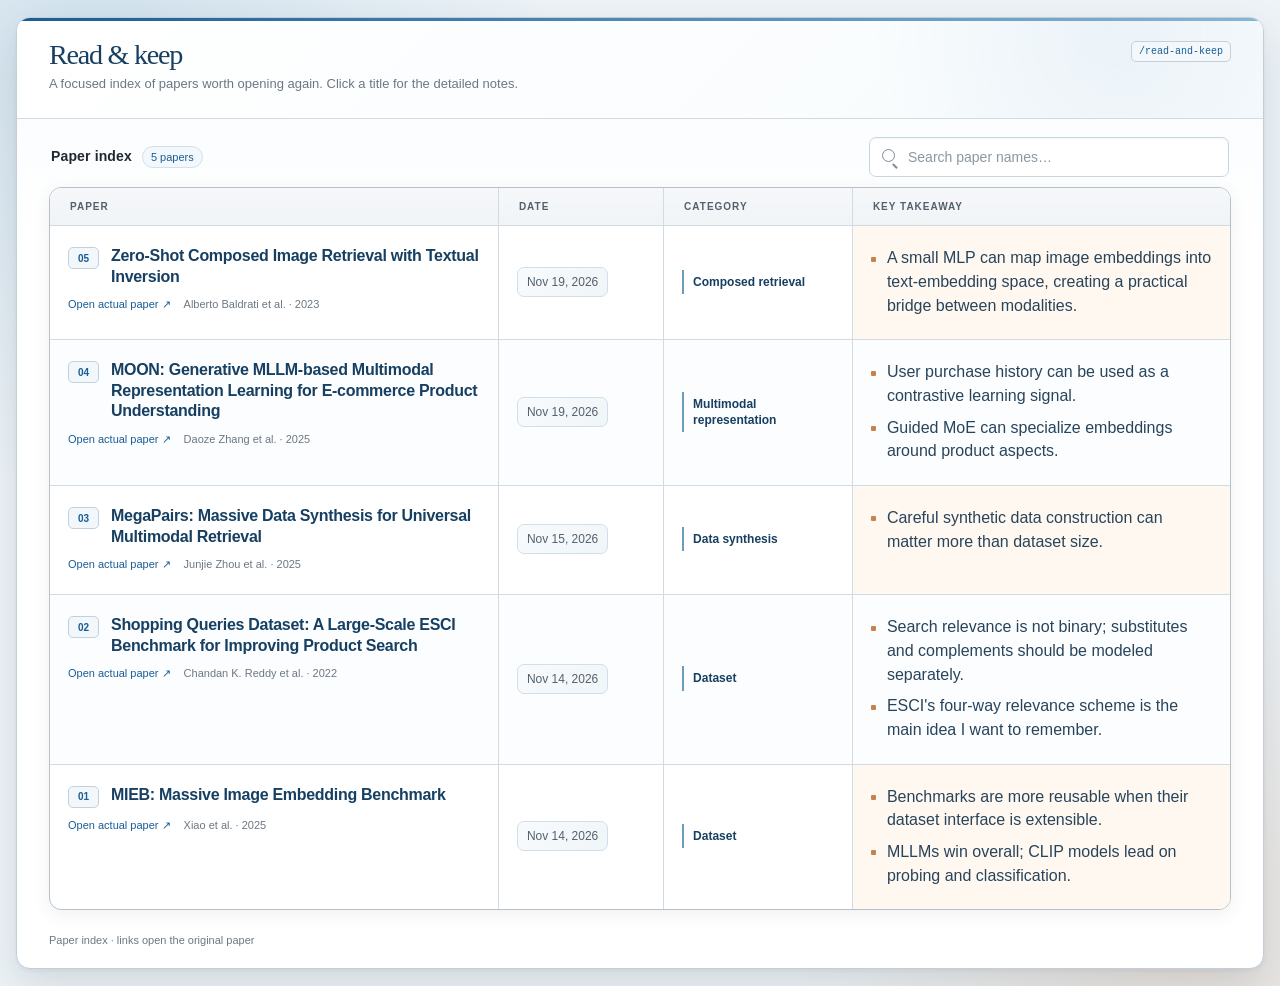
<file: read-and-keep/index.html>
<!doctype html>
<html lang="en">
  <head>
    <meta charset="UTF-8" />
    <meta name="viewport" content="width=device-width, initial-scale=1.0" />
    <meta name="description" content="A simple index of papers, ideas, and notes to keep." />
    <title>Read &amp; keep — Paper index</title>
    <link rel="stylesheet" href="styles.css" />
  </head>
  <body>
    <main class="sheet">
      <header class="page-header">
        <div class="header-row">
          <div class="header-title-block">
            <h1>Read &amp; keep</h1>
            <p class="subtitle">A focused index of papers worth opening again. Click a title for the detailed notes.</p>
          </div>
          <code class="address">/read-and-keep</code>
        </div>
      </header>

      <section class="table-section" aria-labelledby="paper-index-title">
        <div class="table-toolbar">
          <div class="table-toolbar-heading">
            <h2 id="paper-index-title">Paper index</h2>
            <span id="paper-count">Loading papers…</span>
          </div>
          <div class="table-toolbar-tools">
            <div class="search-control">
              <span class="search-icon" aria-hidden="true"></span>
              <label class="sr-only" for="paper-search">Search paper names</label>
              <input id="paper-search" class="search-input" type="search" placeholder="Search paper names…" autocomplete="off" />
            </div>
          </div>
        </div>
        <p id="filter-status" class="sr-only" aria-live="polite"></p>

        <div class="table-scroll">
          <table>
            <caption class="sr-only">Papers, dates, categories, and key takeaways</caption>
            <colgroup>
              <col class="paper-column" />
              <col class="date-column" />
              <col class="category-column" />
              <col class="takeaways-column" />
            </colgroup>
            <thead>
              <tr>
                <th scope="col">Paper</th>
                <th scope="col">Date</th>
                <th scope="col">Category</th>
                <th scope="col">Key takeaway</th>
              </tr>
            </thead>
            <tbody id="paper-rows">
              <tr><td colspan="4" class="loading-cell">Loading paper index…</td></tr>
            </tbody>
          </table>
        </div>
      </section>

      <footer class="page-footer">Paper index · links open the original paper</footer>
    </main>

    <dialog class="paper-dialog" id="paper-dialog" aria-labelledby="dialog-title">
      <div class="dialog-card">
        <div class="dialog-topline">
          <span>READ &amp; KEEP / PAPER NOTE</span>
          <button class="close-button" id="close-dialog" type="button" aria-label="Close paper note">×</button>
        </div>
        <div class="dialog-body">
          <p class="dialog-kicker" id="dialog-kicker"></p>
          <h2 id="dialog-title"></h2>
          <a class="dialog-link" id="dialog-link" href="#" target="_blank" rel="noreferrer">Open actual paper ↗</a>
          <section class="dialog-notes-section">
            <h3>Key ideas &amp; findings</h3>
            <div id="dialog-notes"></div>
          </section>
        </div>
      </div>
    </dialog>

    <script src="app.js?v=8"></script>
  </body>
</html>
</file>
<file: read-and-keep/styles.css>
:root {
  --ink: #202832;
  --muted: #6c7883;
  --line: #d3dbe2;
  --line-dark: #b5c0c9;
  --header: #f1f4f7;
  --stripe: #fcfdfe;
  --blue: #185d96;
  --blue-dark: #163f61;
  --blue-soft: #edf5fb;
  --warm: #c7834f;
  --warm-soft: #fff8f0;
  --white: #ffffff;
  --sans: -apple-system, BlinkMacSystemFont, "Segoe UI", Roboto, Helvetica, Arial, sans-serif;
  --display: Georgia, "Times New Roman", serif;
}

* { box-sizing: border-box; }
body { min-height: 100vh; margin: 0; padding: 1px 0; background: radial-gradient(circle at 8% 4%, rgba(137, 182, 213, .28), transparent 28rem), radial-gradient(circle at 92% 96%, rgba(199, 131, 79, .16), transparent 24rem), #edf3f7; color: var(--ink); font-family: var(--sans); -webkit-font-smoothing: antialiased; }
.sheet { width: min(1440px, calc(100% - 32px)); min-height: calc(100vh - 32px); margin: 16px auto; overflow: hidden; background: var(--white); border: 1px solid #c2cfd9; border-radius: 14px; box-shadow: 0 18px 44px rgba(32, 50, 65, .13), 0 2px 5px rgba(32, 50, 65, .06); animation: sheet-in .55s cubic-bezier(.2,.8,.2,1) both; }
.page-header { position: relative; padding: 23px 32px 25px; border-bottom: 1px solid var(--line); background: radial-gradient(circle at 88% 15%, rgba(137, 182, 213, .12), transparent 15rem), linear-gradient(135deg, #ffffff 0%, #f7fbfd 100%); }
.page-header::before { content: ""; position: absolute; top: 0; left: 0; right: 0; height: 3px; background: linear-gradient(90deg, var(--blue), #89b6d5 46%, var(--warm) 78%, var(--blue)); background-size: 220% 100%; animation: accent-sweep 10s ease-in-out infinite; }
.header-row { display: flex; align-items: flex-start; justify-content: space-between; gap: 20px; color: var(--muted); font-size: 10px; }
.header-title-block { min-width: 0; }
.address { border: 1px solid #c4d1dc; border-radius: 5px; padding: 4px 7px; background: #f4f8fb; color: var(--blue); font-size: 10px; }
h1 { margin: 0 0 6px; color: var(--blue-dark); font-family: var(--display); font-size: clamp(25px, 2.2vw, 32px); font-weight: 400; letter-spacing: -.045em; line-height: 1; }
.subtitle { margin: 0; color: var(--muted); font-size: 13px; line-height: 1.4; }
.table-section { padding: 0 32px 24px; background: linear-gradient(180deg, rgba(247, 250, 252, .5), rgba(255, 255, 255, 0) 8rem); }
.table-toolbar { display: flex; align-items: center; justify-content: space-between; gap: 20px; padding: 18px 2px 10px; color: var(--muted); font-size: 12px; }
.table-toolbar-heading { display: flex; align-items: baseline; gap: 10px; min-width: 0; }
.table-toolbar h2 { margin: 0; color: var(--ink); font-size: 14px; font-weight: 650; letter-spacing: .01em; }
.table-toolbar-heading #paper-count { display: inline-flex; align-items: center; border: 1px solid #d2e1eb; border-radius: 999px; padding: 4px 8px; background: #f2f8fc; color: var(--blue); font-size: 11px; white-space: nowrap; }
.table-toolbar-tools { display: flex; align-items: center; justify-content: flex-end; min-width: 0; }
.search-control { position: relative; min-width: 0; }
.table-toolbar .search-control { width: min(360px, 32vw); }
.search-icon { position: absolute; top: 12px; left: 13px; width: 13px; height: 13px; border: 1.5px solid #7d8d99; border-radius: 50%; pointer-events: none; }
.search-icon::after { content: ""; position: absolute; right: -5px; bottom: -3px; width: 6px; height: 1.5px; transform: rotate(45deg); transform-origin: left center; background: #7d8d99; }
.search-input { width: 100%; height: 40px; border: 1px solid #c8d6e0; border-radius: 7px; padding: 0 13px 0 38px; outline: 0; background: #fff; color: var(--ink); font: 14px var(--sans); box-shadow: inset 0 1px 2px rgba(32, 50, 65, .04); }
.search-input::placeholder { color: #8a98a3; }
.search-input:focus { border-color: #6c9bbb; box-shadow: 0 0 0 3px rgba(108, 155, 187, .16), 0 5px 16px rgba(24, 93, 150, .08); }
.empty-filter-cell { padding: 44px 20px; color: var(--muted); text-align: center; line-height: 1.7; }
.empty-filter-cell strong { color: var(--ink); font-size: 14px; }
.table-scroll { overflow-x: auto; border: 1px solid var(--line-dark); border-radius: 12px; box-shadow: 0 5px 18px rgba(41, 61, 77, .07); }
table { width: 100%; min-width: 880px; border-collapse: collapse; table-layout: fixed; }
.paper-column { width: 38%; }
.date-column { width: 14%; }
.category-column { width: 16%; }
.takeaways-column { width: 32%; }
th, td { border-right: 1px solid var(--line); border-bottom: 1px solid var(--line); vertical-align: top; text-align: left; }
th:last-child, td:last-child { border-right: 0; }
tbody tr:last-child td { border-bottom: 0; }
th { position: sticky; top: 0; z-index: 1; padding: 13px 20px; background: linear-gradient(180deg, #f5f7f9, var(--header)); color: #52616e; font-size: 10px; font-weight: 700; letter-spacing: .1em; text-transform: uppercase; }
tbody tr { animation: row-in .42s both; transition: background .18s ease; }
tbody tr:nth-child(2) { animation-delay: .04s; }
tbody tr:nth-child(3) { animation-delay: .08s; }
tbody tr:nth-child(4) { animation-delay: .12s; }
tbody tr:nth-child(5) { animation-delay: .16s; }
td { min-height: 150px; padding: 20px 18px 22px; color: #384650; transition: background .18s ease; }
tbody tr:nth-child(even) td { background: var(--stripe); }
tbody tr:hover td { background: var(--blue-soft); }
tbody tr:hover td.takeaways { background: #fff7ed; }
.paper-heading { display: flex; align-items: flex-start; gap: 12px; }
.row-number { display: inline-flex; flex: 0 0 auto; align-items: center; justify-content: center; width: 31px; height: 22px; margin-top: 1px; border: 1px solid #c1d0dc; border-radius: 5px; color: var(--blue); background: #f2f7fb; font-size: 10px; font-weight: 700; font-variant-numeric: tabular-nums; }
.paper-title { display: block; flex: 1; width: auto; margin: 0; padding: 0; border: 0; background: transparent; color: var(--blue-dark); font: 600 16px/1.28 var(--sans); letter-spacing: -.018em; text-align: left; cursor: pointer; transition: color .18s ease, transform .18s ease; }
.paper-title:hover { color: var(--blue); text-decoration: underline; text-decoration-thickness: 1px; text-underline-offset: 4px; transform: translateX(2px); }
.paper-title:focus-visible, .paper-link:focus-visible, .close-button:focus-visible { outline: 2px solid var(--blue); outline-offset: 3px; }
.paper-meta-row { display: flex; align-items: baseline; flex-wrap: wrap; gap: 6px 13px; margin-top: 10px; }
.paper-link, .dialog-link { display: inline-flex; align-items: center; margin-top: 0; color: var(--blue); font-size: 11px; line-height: 1.4; text-decoration: none; }
.paper-link:hover, .dialog-link:hover { text-decoration: underline; text-underline-offset: 3px; }
.paper-meta { display: inline; margin-top: 0; color: var(--muted); font-size: 11px; line-height: 1.4; }
.category-cell { vertical-align: middle; }
.date-cell { vertical-align: middle; color: var(--muted); font-size: 12px; font-variant-numeric: tabular-nums; white-space: nowrap; }
.date-cell time { display: inline-flex; align-items: center; padding: 7px 9px; border: 1px solid #d2dfe8; border-radius: 7px; background: linear-gradient(135deg, #f8fbfd, #f0f5f8); color: #52616e; }
.category-label { display: inline-flex; max-width: 100%; border-left: 2px solid #6c9bbb; padding: 4px 0 4px 9px; color: var(--blue-dark); background: transparent; font-size: 12px; font-weight: 650; line-height: 1.35; }
ul { margin: 0; padding: 0; list-style: none; }
li { position: relative; margin-bottom: 8px; padding-left: 16px; line-height: 1.48; }
li::before { content: ""; position: absolute; top: .65em; left: 0; width: 5px; height: 5px; border-radius: 1px; background: #6c9bbb; }
li:last-child { margin-bottom: 0; }
.takeaways { color: #28445b; background: var(--warm-soft); }
.takeaways li::before { background: var(--warm); }
.page-footer { padding: 0 32px 22px; color: var(--muted); font-size: 11px; }
.loading-cell { padding: 34px 17px; color: var(--muted); text-align: center; }
.sr-only { position: absolute; width: 1px; height: 1px; padding: 0; margin: -1px; overflow: hidden; clip: rect(0, 0, 0, 0); white-space: nowrap; border: 0; }

.paper-dialog { width: min(980px, calc(100% - 32px)); max-width: none; padding: 0; border: 0; background: transparent; overflow: visible; }
.paper-dialog::backdrop { background: rgba(21, 39, 54, .38); backdrop-filter: blur(4px); }
.dialog-card { overflow: hidden; border: 1px solid #aebdca; border-radius: 12px; background: var(--white); box-shadow: 0 30px 90px rgba(25, 42, 56, .3); opacity: 0; transform: translateY(18px) scale(.95); transition: opacity 220ms ease, transform 280ms cubic-bezier(.2,.8,.2,1); }
.paper-dialog.is-open .dialog-card { opacity: 1; transform: translateY(0) scale(1); }
.dialog-topline { display: flex; align-items: center; justify-content: space-between; gap: 20px; padding: 12px 17px 12px 20px; border-bottom: 1px solid var(--line); background: #f2f6f9; color: var(--muted); font-size: 10px; letter-spacing: .1em; }
.close-button { display: inline-flex; align-items: center; justify-content: center; width: 29px; height: 29px; border: 1px solid #c4d0d9; border-radius: 50%; padding: 0 0 2px; background: #fff; color: var(--muted); font-size: 21px; line-height: 1; cursor: pointer; transition: color .15s ease, border-color .15s ease, transform .15s ease; }
.close-button:hover { border-color: var(--blue); color: var(--blue); transform: rotate(90deg); }
.dialog-body { padding: 31px 32px 34px; }
.dialog-kicker { margin: 0 0 10px; color: var(--blue); font-size: 11px; font-weight: 700; letter-spacing: .09em; text-transform: uppercase; }
.dialog-body h2 { max-width: 780px; margin: 0; color: var(--blue-dark); font-family: var(--display); font-size: clamp(31px, 4vw, 48px); font-weight: 400; letter-spacing: -.055em; line-height: 1.04; }
.dialog-link { margin-top: 14px; border-bottom: 1px solid #b7cedf; padding-bottom: 2px; }
.dialog-notes-section { margin-top: 31px; padding: 21px 22px 24px; border: 1px solid #c7d5df; border-top: 3px solid #6c9bbb; border-radius: 9px; background: #fbfcfd; }
.dialog-notes-section h3 { margin: 0 0 15px; color: var(--muted); font-size: 10px; font-weight: 700; letter-spacing: .11em; text-transform: uppercase; }
.dialog-notes-section ul { max-width: 820px; color: #384650; }

@keyframes sheet-in {
  from { opacity: 0; transform: translateY(8px); }
  to { opacity: 1; transform: translateY(0); }
}

@keyframes row-in {
  from { opacity: 0; transform: translateY(5px); }
  to { opacity: 1; transform: translateY(0); }
}

@keyframes accent-sweep {
  0%, 100% { background-position: 0% 50%; }
  50% { background-position: 100% 50%; }
}

@media (prefers-reduced-motion: reduce) {
  *, *::before, *::after { animation-duration: .01ms !important; animation-iteration-count: 1 !important; scroll-behavior: auto !important; transition-duration: .01ms !important; }
}

@media (max-width: 700px) {
  .sheet { width: calc(100% - 20px); min-height: calc(100vh - 20px); margin: 10px auto; border-radius: 9px; }
  .page-header, .table-section { padding-left: 18px; padding-right: 18px; }
  .page-footer { padding-left: 18px; padding-right: 18px; }
  .header-row { align-items: flex-start; flex-direction: column; gap: 10px; }
  .address { align-self: flex-start; }
  .table-toolbar { align-items: flex-start; flex-direction: column; gap: 12px; }
  .table-toolbar-tools { width: 100%; }
  .table-toolbar .search-control { flex: 1; width: auto; }
  .dialog-body { padding: 24px 20px 25px; }
  .dialog-notes-section { margin-top: 24px; padding: 18px; }
}
</file>
